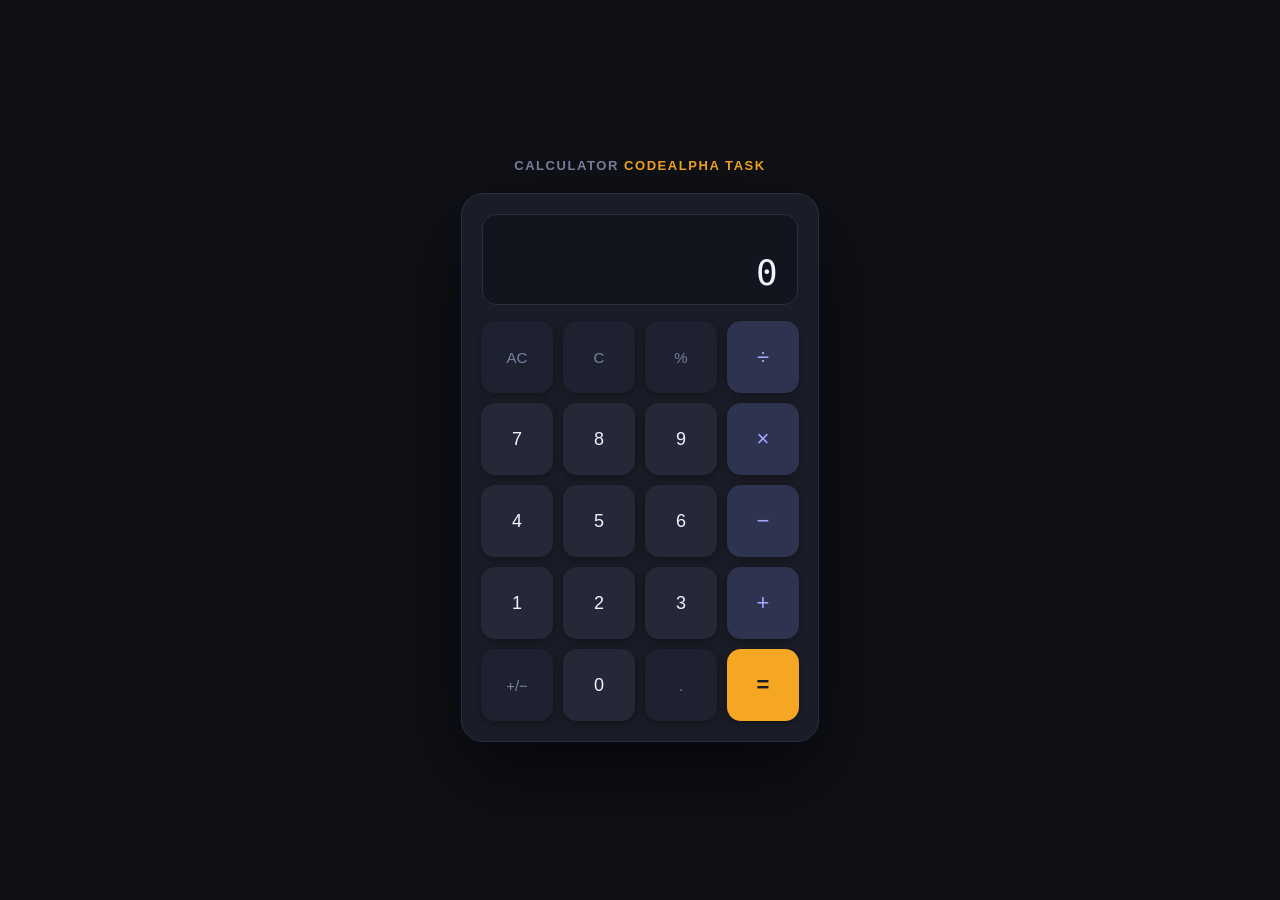
<file: files/index.html>
<!DOCTYPE html>
<html lang="en">
<head>
  <meta charset="UTF-8" />
  <meta name="viewport" content="width=device-width, initial-scale=1.0" />
  <title>Calculator - CodeAlpha Task</title>
  <link rel="stylesheet" href="styles.css" />
</head>
<body>

  <main class="wrapper" role="main">
    <h1 class="app-title">Calculator <span>CodeAlpha Task</span></h1>

    <div class="calculator" role="application" aria-label="Calculator">

      <!-- Display -->
      <div class="display" aria-live="polite" aria-atomic="true">
        <div class="display__expression" id="expression" aria-label="Expression"></div>
        <div class="display__input"     id="input"      aria-label="Current input">0</div>
      </div>

      <!-- Button grid -->
      <div class="buttons" role="group" aria-label="Calculator buttons">

        <!-- Row 1: AC, C, %, ÷ -->
        <button class="btn btn--function" id="btn-ac"      aria-label="All clear">AC</button>
        <button class="btn btn--function" id="btn-c"       aria-label="Clear last">C</button>
        <button class="btn btn--function" id="btn-percent" aria-label="Percent">%</button>
        <button class="btn btn--operator" data-op="÷"      aria-label="Divide">÷</button>

        <!-- Row 2: 7, 8, 9, × -->
        <button class="btn btn--digit"   data-digit="7">7</button>
        <button class="btn btn--digit"   data-digit="8">8</button>
        <button class="btn btn--digit"   data-digit="9">9</button>
        <button class="btn btn--operator" data-op="×"      aria-label="Multiply">×</button>

        <!-- Row 3: 4, 5, 6, − -->
        <button class="btn btn--digit"   data-digit="4">4</button>
        <button class="btn btn--digit"   data-digit="5">5</button>
        <button class="btn btn--digit"   data-digit="6">6</button>
        <button class="btn btn--operator" data-op="−"      aria-label="Subtract">−</button>

        <!-- Row 4: 1, 2, 3, + -->
        <button class="btn btn--digit"   data-digit="1">1</button>
        <button class="btn btn--digit"   data-digit="2">2</button>
        <button class="btn btn--digit"   data-digit="3">3</button>
        <button class="btn btn--operator" data-op="+"      aria-label="Add">+</button>

        <!-- Row 5: +/−, 0, ., = -->
        <button class="btn btn--function" id="btn-sign"    aria-label="Toggle sign">+/−</button>
        <button class="btn btn--digit"   data-digit="0">0</button>
        <button class="btn btn--function" id="btn-dot"     aria-label="Decimal point">.</button>
        <button class="btn btn--equals"  id="btn-equals"   aria-label="Equals">=</button>

      </div>
    </div>
  </main>

  <script src="script.js"></script>
</body>
</html>
</file>
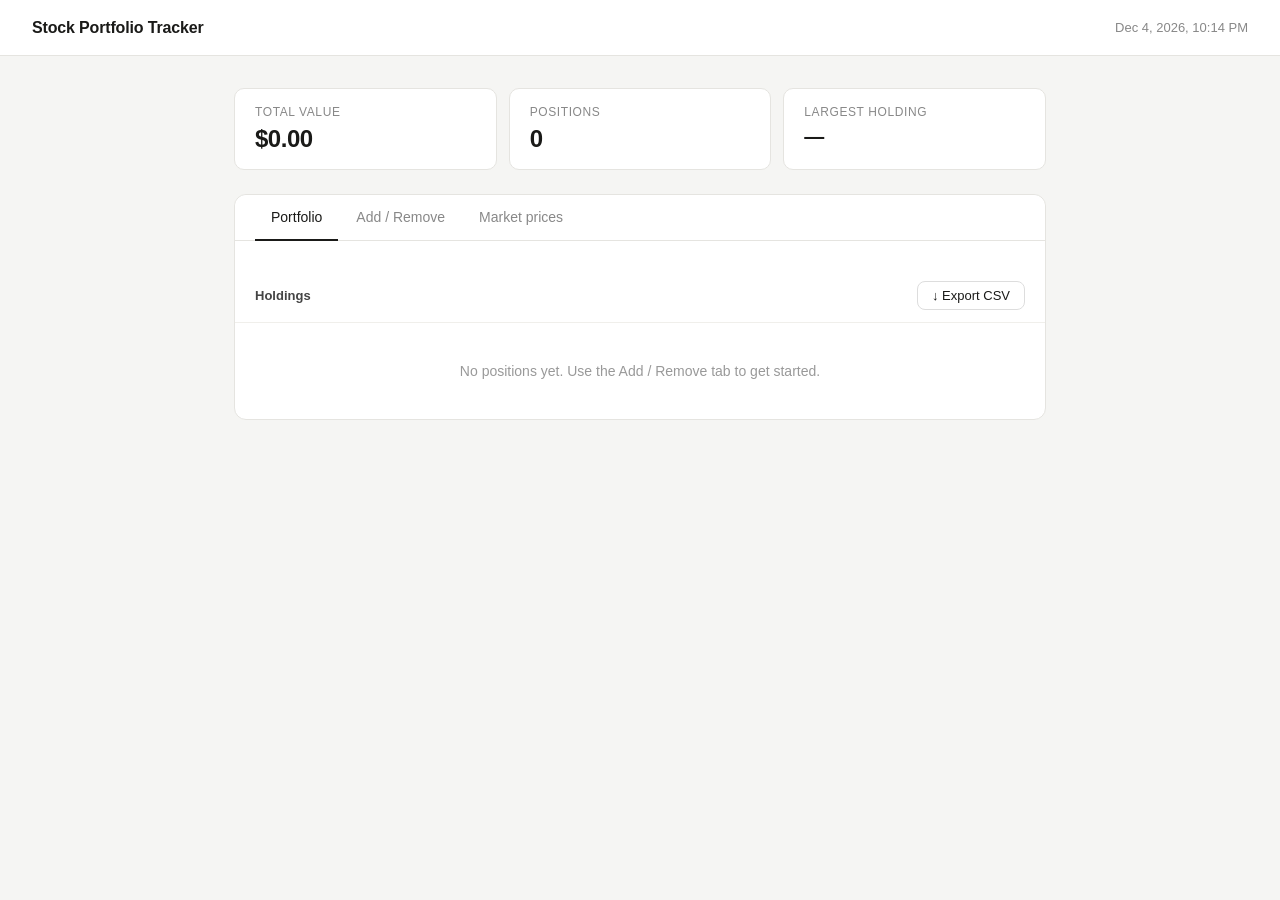
<file: stock_portfolio_tracker.html>
<!DOCTYPE html>
<html lang="en">
<head>
<meta charset="UTF-8" />
<meta name="viewport" content="width=device-width, initial-scale=1.0" />
<title>Stock Portfolio Tracker</title>
<style>
  *, *::before, *::after { box-sizing: border-box; margin: 0; padding: 0; }
  body { font-family: -apple-system, BlinkMacSystemFont, 'Segoe UI', sans-serif; background: #f5f5f3; color: #1a1a18; min-height: 100vh; }
  header { background: #fff; border-bottom: 1px solid #e5e4e0; padding: 0 2rem; display: flex; align-items: center; justify-content: space-between; height: 56px; }
  header h1 { font-size: 16px; font-weight: 600; letter-spacing: -0.01em; }
  header span { font-size: 13px; color: #888; }
  .container { max-width: 860px; margin: 0 auto; padding: 2rem 1.5rem; }
  .metrics { display: grid; grid-template-columns: repeat(auto-fit, minmax(160px, 1fr)); gap: 12px; margin-bottom: 1.5rem; }
  .metric { background: #fff; border: 1px solid #e5e4e0; border-radius: 10px; padding: 1rem 1.25rem; }
  .metric-label { font-size: 12px; color: #888; text-transform: uppercase; letter-spacing: 0.05em; margin-bottom: 6px; }
  .metric-value { font-size: 24px; font-weight: 600; letter-spacing: -0.02em; }
  .card { background: #fff; border: 1px solid #e5e4e0; border-radius: 12px; overflow: hidden; margin-bottom: 1.5rem; }
  .card-header { padding: 1rem 1.25rem; border-bottom: 1px solid #e5e4e0; display: flex; align-items: center; justify-content: space-between; }
  .card-header h2 { font-size: 14px; font-weight: 600; }
  .card-body { padding: 1.25rem; }
  table { width: 100%; border-collapse: collapse; font-size: 14px; }
  th { text-align: left; font-size: 11px; font-weight: 600; text-transform: uppercase; letter-spacing: 0.05em; color: #888; padding: 0 12px 10px; }
  th:last-child, td:last-child { text-align: right; }
  td { padding: 12px; border-top: 1px solid #f0efeb; vertical-align: middle; }
  tr:first-child td { border-top: none; }
  tfoot td { border-top: 2px solid #e5e4e0; font-weight: 600; font-size: 14px; }
  .symbol { font-weight: 700; font-size: 13px; }
  .company { font-size: 12px; color: #888; margin-top: 1px; }
  .pill { display: inline-block; font-size: 11px; font-weight: 600; padding: 2px 8px; border-radius: 99px; background: #eef6ee; color: #2e7d32; }
  .form-grid { display: grid; grid-template-columns: 1fr 1fr; gap: 1rem; }
  .form-group { display: flex; flex-direction: column; gap: 6px; }
  label { font-size: 13px; font-weight: 500; color: #444; }
  select, input[type=number] { border: 1px solid #ddd; border-radius: 8px; padding: 8px 12px; font-size: 14px; background: #fff; color: #1a1a18; width: 100%; outline: none; transition: border-color 0.15s; }
  select:focus, input[type=number]:focus { border-color: #555; }
  .preview-box { background: #f5f5f3; border-radius: 8px; padding: 10px 14px; font-size: 13px; color: #555; margin-top: 12px; min-height: 38px; }
  .preview-box strong { color: #1a1a18; }
  .btn { display: inline-flex; align-items: center; gap: 6px; padding: 9px 18px; border-radius: 8px; font-size: 14px; font-weight: 500; cursor: pointer; border: none; transition: background 0.15s, opacity 0.15s; }
  .btn-dark { background: #1a1a18; color: #fff; }
  .btn-dark:hover { background: #333; }
  .btn-outline { background: #fff; color: #1a1a18; border: 1px solid #ddd; }
  .btn-outline:hover { background: #f5f5f3; }
  .btn-danger { background: #fff; color: #c0392b; border: 1px solid #f0c4c0; }
  .btn-danger:hover { background: #fdf2f0; }
  .btn-export { background: #fff; color: #1a1a18; border: 1px solid #ddd; font-size: 13px; padding: 6px 14px; }
  .btn-export:hover { background: #f5f5f3; }
  .action-row { display: flex; gap: 10px; margin-top: 1rem; align-items: center; }
  .msg { font-size: 13px; margin-left: auto; }
  .msg.ok { color: #2e7d32; }
  .msg.err { color: #c0392b; }
  .remove-row { display: flex; align-items: center; justify-content: space-between; padding: 10px 0; border-bottom: 1px solid #f0efeb; }
  .remove-row:last-child { border-bottom: none; }
  .remove-info .sym { font-weight: 700; font-size: 14px; }
  .remove-info .detail { font-size: 12px; color: #888; margin-top: 2px; }
  .empty { text-align: center; padding: 2.5rem; color: #999; font-size: 14px; }
  .tabs { display: flex; gap: 2px; border-bottom: 1px solid #e5e4e0; padding: 0 1.25rem; background: #fff; margin-bottom: 1.5rem; border-radius: 12px 12px 0 0; }
  .tabs + .tab-content { background: #fff; border: 1px solid #e5e4e0; border-top: none; border-radius: 0 0 12px 12px; padding: 1.25rem; margin-top: -1.5rem; margin-bottom: 1.5rem; }
  .tab-btn { padding: 14px 16px; font-size: 14px; border: none; background: none; cursor: pointer; color: #888; border-bottom: 2px solid transparent; margin-bottom: -1px; font-weight: 500; transition: color 0.15s; }
  .tab-btn.active { color: #1a1a18; border-bottom-color: #1a1a18; }
  .tab-panel { display: none; }
  .tab-panel.active { display: block; }
  .market-table td:first-child { font-weight: 700; font-size: 13px; width: 80px; }
  .market-table td:last-child { font-weight: 600; }
  @media(max-width:600px) { .form-grid { grid-template-columns: 1fr; } .metrics { grid-template-columns: 1fr 1fr; } }
</style>
</head>
<body>

<header>
  <h1>Stock Portfolio Tracker</h1>
  <span id="ts"></span>
</header>

<div class="container">
  <div class="metrics" id="metrics"></div>

  <div class="card">
    <div class="tabs" role="tablist">
      <button class="tab-btn active" role="tab" aria-selected="true" onclick="showTab('portfolio', this)">Portfolio</button>
      <button class="tab-btn" role="tab" onclick="showTab('add', this)">Add / Remove</button>
      <button class="tab-btn" role="tab" onclick="showTab('market', this)">Market prices</button>
    </div>

    <!-- Portfolio tab -->
    <div id="tab-portfolio" class="tab-panel active" style="padding:0">
      <div style="display:flex;align-items:center;justify-content:space-between;padding:1rem 1.25rem 0.75rem;border-bottom:1px solid #f0efeb">
        <span style="font-size:13px;font-weight:600;color:#444">Holdings</span>
        <button class="btn btn-export" onclick="exportCSV()">&#8595; Export CSV</button>
      </div>
      <div id="portfolio-table" style="padding:0 0.25rem"></div>
    </div>

    <!-- Add/Remove tab -->
    <div id="tab-add" class="tab-panel" style="padding:1.25rem">
      <p style="font-size:14px;font-weight:600;margin-bottom:1rem">Add a position</p>
      <div class="form-grid">
        <div class="form-group">
          <label for="sel">Stock</label>
          <select id="sel" onchange="updatePreview()"><option value="">Select stock…</option></select>
        </div>
        <div class="form-group">
          <label for="qty">Shares</label>
          <input id="qty" type="number" min="1" placeholder="e.g. 10" oninput="updatePreview()" />
        </div>
      </div>
      <div class="preview-box" id="preview">Select a stock and enter shares to preview the value.</div>
      <div class="action-row">
        <button class="btn btn-dark" onclick="addStock()">Add to portfolio</button>
        <span class="msg" id="add-msg"></span>
      </div>

      <hr style="border:none;border-top:1px solid #e5e4e0;margin:1.5rem 0" />

      <p style="font-size:14px;font-weight:600;margin-bottom:1rem">Remove a position</p>
      <div id="remove-list"></div>
    </div>

    <!-- Market tab -->
    <div id="tab-market" class="tab-panel" style="padding:0">
      <table class="market-table" style="margin:0">
        <thead><tr><th>Symbol</th><th>Company</th><th style="text-align:right">Price</th></tr></thead>
        <tbody id="market-body"></tbody>
      </table>
    </div>
  </div>
</div>

<script>
const PRICES = {AAPL:180.50,TSLA:250.75,GOOGL:140.25,MSFT:420.30,AMZN:185.60,META:480.90,NVDA:950.00,JPM:200.15,V:275.40,WMT:65.80};
const NAMES  = {AAPL:"Apple Inc.",TSLA:"Tesla Inc.",GOOGL:"Alphabet Inc.",MSFT:"Microsoft Corp.",AMZN:"Amazon.com Inc.",META:"Meta Platforms Inc.",NVDA:"NVIDIA Corp.",JPM:"JPMorgan Chase",V:"Visa Inc.",WMT:"Walmart Inc."};

let portfolio = {};
try { portfolio = JSON.parse(localStorage.getItem('spt_v2') || '{}'); } catch(e) {}
function persist() { try { localStorage.setItem('spt_v2', JSON.stringify(portfolio)); } catch(e) {} }

const fmt = n => '$' + Number(n).toLocaleString('en-US', {minimumFractionDigits:2, maximumFractionDigits:2});
const now = () => new Date().toLocaleString('en-US', {month:'short',day:'numeric',year:'numeric',hour:'2-digit',minute:'2-digit'});

document.getElementById('ts').textContent = now();

// Populate select
const sel = document.getElementById('sel');
Object.keys(PRICES).forEach(s => { const o = document.createElement('option'); o.value=s; o.textContent=s+' — '+NAMES[s]; sel.appendChild(o); });

// Populate market table
const mb = document.getElementById('market-body');
Object.keys(PRICES).forEach(s => {
  const tr = document.createElement('tr');
  tr.innerHTML = `<td>${s}</td><td style="color:#888;font-size:13px">${NAMES[s]}</td><td>${fmt(PRICES[s])}</td>`;
  mb.appendChild(tr);
});

function showTab(name, btn) {
  document.querySelectorAll('.tab-panel').forEach(p => p.classList.remove('active'));
  document.querySelectorAll('.tab-btn').forEach(b => { b.classList.remove('active'); b.setAttribute('aria-selected','false'); });
  document.getElementById('tab-'+name).classList.add('active');
  btn.classList.add('active'); btn.setAttribute('aria-selected','true');
}

function updatePreview() {
  const sym = sel.value, qty = parseInt(document.getElementById('qty').value);
  const pre = document.getElementById('preview');
  if (!sym) { pre.innerHTML = 'Select a stock and enter shares to preview the value.'; return; }
  const price = PRICES[sym];
  if (qty > 0) {
    const val = qty * price;
    const existing = portfolio[sym] ? ` (adds to your existing ${portfolio[sym].quantity} shares)` : '';
    pre.innerHTML = `<strong>${qty} shares</strong> of <strong>${sym}</strong> at ${fmt(price)} = <strong>${fmt(val)}</strong>${existing}`;
  } else {
    pre.innerHTML = `${sym} — current price: ${fmt(price)}`;
  }
}

function addStock() {
  const sym = sel.value, qty = parseInt(document.getElementById('qty').value);
  const msg = document.getElementById('add-msg');
  if (!sym) { msg.className='msg err'; msg.textContent='Please select a stock.'; return; }
  if (!qty || qty < 1) { msg.className='msg err'; msg.textContent='Enter a valid number of shares.'; return; }
  if (portfolio[sym]) {
    portfolio[sym].quantity += qty;
    portfolio[sym].total_value = portfolio[sym].quantity * PRICES[sym];
    msg.textContent = `Updated — ${sym} now ${portfolio[sym].quantity} shares (${fmt(portfolio[sym].total_value)}).`;
  } else {
    portfolio[sym] = { symbol:sym, quantity:qty, price_per_share:PRICES[sym], total_value:qty*PRICES[sym] };
    msg.textContent = `Added ${qty} shares of ${sym}.`;
  }
  msg.className = 'msg ok';
  persist(); renderAll();
  sel.value = ''; document.getElementById('qty').value = ''; updatePreview();
  setTimeout(() => { msg.textContent=''; }, 3500);
}

function removeStock(sym) {
  delete portfolio[sym]; persist(); renderAll();
}

function renderAll() { renderMetrics(); renderPortfolio(); renderRemove(); }

function renderMetrics() {
  const syms = Object.keys(portfolio);
  const total = syms.reduce((a,s) => a + portfolio[s].total_value, 0);
  const largest = syms.length ? syms.reduce((a,s) => portfolio[s].total_value > portfolio[a].total_value ? s : a, syms[0]) : '—';
  document.getElementById('metrics').innerHTML = `
    <div class="metric"><div class="metric-label">Total value</div><div class="metric-value">${fmt(total)}</div></div>
    <div class="metric"><div class="metric-label">Positions</div><div class="metric-value">${syms.length}</div></div>
    <div class="metric"><div class="metric-label">Largest holding</div><div class="metric-value" style="font-size:20px">${largest}</div></div>
  `;
}

function renderPortfolio() {
  const syms = Object.keys(portfolio);
  const pt = document.getElementById('portfolio-table');
  if (!syms.length) {
    pt.innerHTML = '<div class="empty">No positions yet. Use the Add / Remove tab to get started.</div>';
    return;
  }
  const total = syms.reduce((a,s) => a + portfolio[s].total_value, 0);
  const rows = syms.map(s => {
    const d = portfolio[s];
    const pct = total > 0 ? ((d.total_value / total) * 100).toFixed(1) : '0.0';
    return `<tr>
      <td><div class="symbol">${s}</div><div class="company">${NAMES[s]}</div></td>
      <td>${d.quantity.toLocaleString()}</td>
      <td>${fmt(d.price_per_share)}</td>
      <td>${fmt(d.total_value)}</td>
      <td><span class="pill">${pct}%</span></td>
    </tr>`;
  }).join('');
  pt.innerHTML = `<table>
    <thead><tr><th>Stock</th><th>Shares</th><th>Price / share</th><th>Total value</th><th style="text-align:left">Weight</th></tr></thead>
    <tbody>${rows}</tbody>
    <tfoot><tr><td colspan="3" style="padding:12px">Total portfolio</td><td style="padding:12px">${fmt(total)}</td><td></td></tr></tfoot>
  </table>`;
}

function renderRemove() {
  const syms = Object.keys(portfolio);
  const el = document.getElementById('remove-list');
  if (!syms.length) { el.innerHTML = '<p style="font-size:14px;color:#999">No positions to remove.</p>'; return; }
  el.innerHTML = syms.map(s => `
    <div class="remove-row">
      <div class="remove-info">
        <div class="sym">${s}</div>
        <div class="detail">${portfolio[s].quantity} shares · ${fmt(portfolio[s].total_value)}</div>
      </div>
      <button class="btn btn-danger" onclick="removeStock('${s}')">Remove</button>
    </div>`).join('');
}

function exportCSV() {
  const syms = Object.keys(portfolio);
  if (!syms.length) { alert('Portfolio is empty — nothing to export.'); return; }
  const total = syms.reduce((a,s) => a + portfolio[s].total_value, 0);
  const ts = new Date().toISOString().replace('T',' ').slice(0,19);
  let csv = 'Symbol,Company,Shares,Price Per Share ($),Total Value ($),Weight (%),Date Exported\n';
  syms.forEach(s => {
    const d = portfolio[s];
    const pct = total > 0 ? ((d.total_value / total) * 100).toFixed(2) : '0.00';
    csv += `${s},"${NAMES[s]}",${d.quantity},${d.price_per_share.toFixed(2)},${d.total_value.toFixed(2)},${pct},"${ts}"\n`;
  });
  csv += `\nTotal,,,,${total.toFixed(2)},100.00,"${ts}"\n`;
  const blob = new Blob([csv], {type:'text/csv'});
  const a = document.createElement('a');
  a.href = URL.createObjectURL(blob);
  a.download = `portfolio_${new Date().toISOString().slice(0,10)}.csv`;
  a.click();
}

renderAll();
</script>
</body>
</html>
</file>
<file: files/styles.css>
/* ============================================================
   styles.css — Calculator · CodeAlpha Task
   Theme: deep slate dark with amber accent
   ============================================================ */

/* ── Reset & base ─────────────────────────────────────────── */
*, *::before, *::after {
  box-sizing: border-box;
  margin: 0;
  padding: 0;
}

:root {
  /* Palette */
  --bg-page:       #0f1117;
  --bg-calc:       #1a1d27;
  --bg-display:    #12141e;
  --bg-digit:      #252836;
  --bg-function:   #1e2130;
  --bg-operator:   #2e3350;
  --bg-equals:     #f5a623;
  --bg-equals-h:   #fbbf4a;

  --text-primary:  #f0f2ff;
  --text-dim:      #7c82a0;
  --text-operator: #a0aaff;
  --text-equals:   #1a1d27;
  --text-title:    #7c82a0;
  --text-tag:      #f5a623;

  --border:        #2a2e42;
  --shadow-calc:   0 32px 80px rgba(0,0,0,0.6);
  --shadow-btn:    0 2px 8px rgba(0,0,0,0.35);
  --radius-calc:   22px;
  --radius-btn:    14px;

  /* Sizing */
  --btn-size:      72px;
  --gap:           10px;
  --font-display:  'SF Mono', 'Fira Code', 'Cascadia Code', monospace;
  --font-ui:       -apple-system, BlinkMacSystemFont, 'Segoe UI', sans-serif;
}

/* ── Page ─────────────────────────────────────────────────── */
body {
  background: var(--bg-page);
  min-height: 100vh;
  display: flex;
  align-items: center;
  justify-content: center;
  font-family: var(--font-ui);
  padding: 1.5rem;
}

/* ── Wrapper ──────────────────────────────────────────────── */
.wrapper {
  display: flex;
  flex-direction: column;
  align-items: center;
  gap: 1.25rem;
}

/* ── Title ────────────────────────────────────────────────── */
.app-title {
  font-size: 13px;
  font-weight: 600;
  letter-spacing: 0.12em;
  text-transform: uppercase;
  color: var(--text-title);
}

.app-title span {
  color: var(--text-tag);
}

/* ── Calculator shell ─────────────────────────────────────── */
.calculator {
  background: var(--bg-calc);
  border-radius: var(--radius-calc);
  border: 1px solid var(--border);
  box-shadow: var(--shadow-calc);
  padding: 1.25rem;
  width: calc(4 * var(--btn-size) + 3 * var(--gap) + 2.5rem);
  max-width: 100%;
}

/* ── Display ──────────────────────────────────────────────── */
.display {
  background: var(--bg-display);
  border-radius: 14px;
  border: 1px solid var(--border);
  padding: 1rem 1.25rem 0.75rem;
  margin-bottom: 1rem;
  min-height: 90px;
  display: flex;
  flex-direction: column;
  justify-content: flex-end;
  align-items: flex-end;
  overflow: hidden;
}

.display__expression {
  font-family: var(--font-display);
  font-size: 13px;
  color: var(--text-dim);
  min-height: 18px;
  word-break: break-all;
  text-align: right;
  margin-bottom: 4px;
  transition: opacity 0.2s;
}

.display__input {
  font-family: var(--font-display);
  font-size: 36px;
  font-weight: 300;
  color: var(--text-primary);
  letter-spacing: -0.02em;
  word-break: break-all;
  text-align: right;
  line-height: 1.1;
  transition: font-size 0.15s ease;
}

/* Shrink font when number is long */
.display__input.medium { font-size: 28px; }
.display__input.small  { font-size: 22px; }

/* Error state */
.display__input.error {
  color: #ff6b6b;
  font-size: 24px;
}

/* ── Button grid ──────────────────────────────────────────── */
.buttons {
  display: grid;
  grid-template-columns: repeat(4, var(--btn-size));
  grid-template-rows:    repeat(5, var(--btn-size));
  gap: var(--gap);
  justify-content: center;
}

/* ── Buttons — base ───────────────────────────────────────── */
.btn {
  width:  var(--btn-size);
  height: var(--btn-size);
  border: none;
  border-radius: var(--radius-btn);
  font-family: var(--font-ui);
  font-size: 18px;
  font-weight: 500;
  cursor: pointer;
  box-shadow: var(--shadow-btn);
  transition:
    background  0.12s ease,
    transform   0.08s ease,
    box-shadow  0.12s ease;
  outline: none;
  -webkit-tap-highlight-color: transparent;
  user-select: none;
}

/* Focus ring (keyboard nav) */
.btn:focus-visible {
  outline: 2px solid var(--text-operator);
  outline-offset: 2px;
}

/* Hover lift */
.btn:hover {
  filter: brightness(1.18);
  transform: translateY(-1px);
  box-shadow: 0 6px 18px rgba(0,0,0,0.45);
}

/* Press depression */
.btn:active,
.btn.pressed {
  transform: scale(0.93) translateY(0);
  box-shadow: 0 1px 4px rgba(0,0,0,0.4);
  filter: brightness(0.92);
}

/* ── Button variants ──────────────────────────────────────── */
.btn--digit {
  background: var(--bg-digit);
  color: var(--text-primary);
}

.btn--function {
  background: var(--bg-function);
  color: var(--text-dim);
  font-size: 15px;
}

.btn--operator {
  background: var(--bg-operator);
  color: var(--text-operator);
  font-size: 22px;
}

/* Active/selected operator highlight */
.btn--operator.active {
  background: var(--text-operator);
  color: var(--bg-calc);
}

.btn--equals {
  background: var(--bg-equals);
  color: var(--text-equals);
  font-size: 22px;
  font-weight: 700;
}

.btn--equals:hover {
  background: var(--bg-equals-h);
}

/* ── Responsive ───────────────────────────────────────────── */
@media (max-width: 380px) {
  :root {
    --btn-size: 64px;
    --gap: 8px;
  }

  .display__input { font-size: 30px; }
  .display__input.medium { font-size: 24px; }
  .display__input.small  { font-size: 19px; }
}

@media (max-width: 320px) {
  :root {
    --btn-size: 56px;
    --gap: 6px;
  }
}

/* ── Subtle animated glow on equals ──────────────────────── */
@keyframes glow-pulse {
  0%   { box-shadow: 0 0 0 0 rgba(245,166,35,0.5); }
  70%  { box-shadow: 0 0 0 10px rgba(245,166,35,0); }
  100% { box-shadow: 0 0 0 0  rgba(245,166,35,0); }
}

.btn--equals.pulse {
  animation: glow-pulse 0.4s ease-out;
}
</file>
